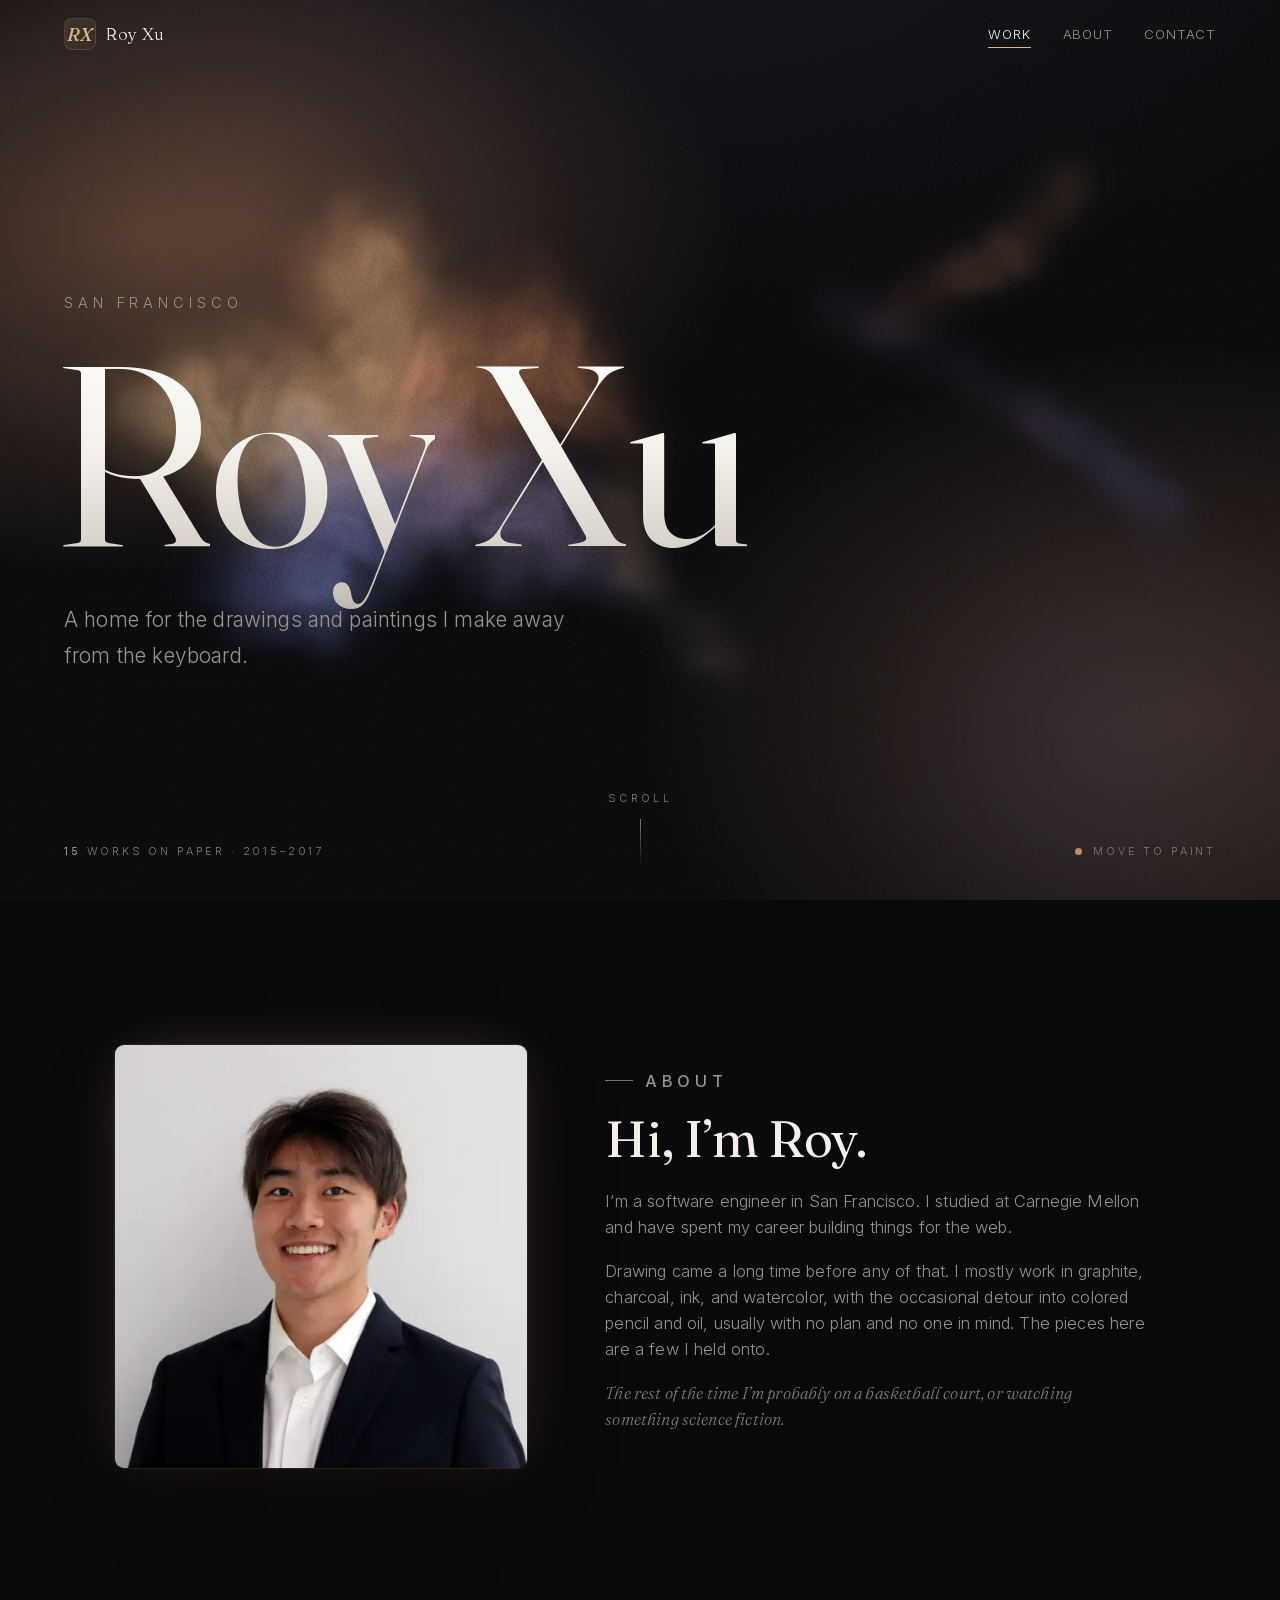
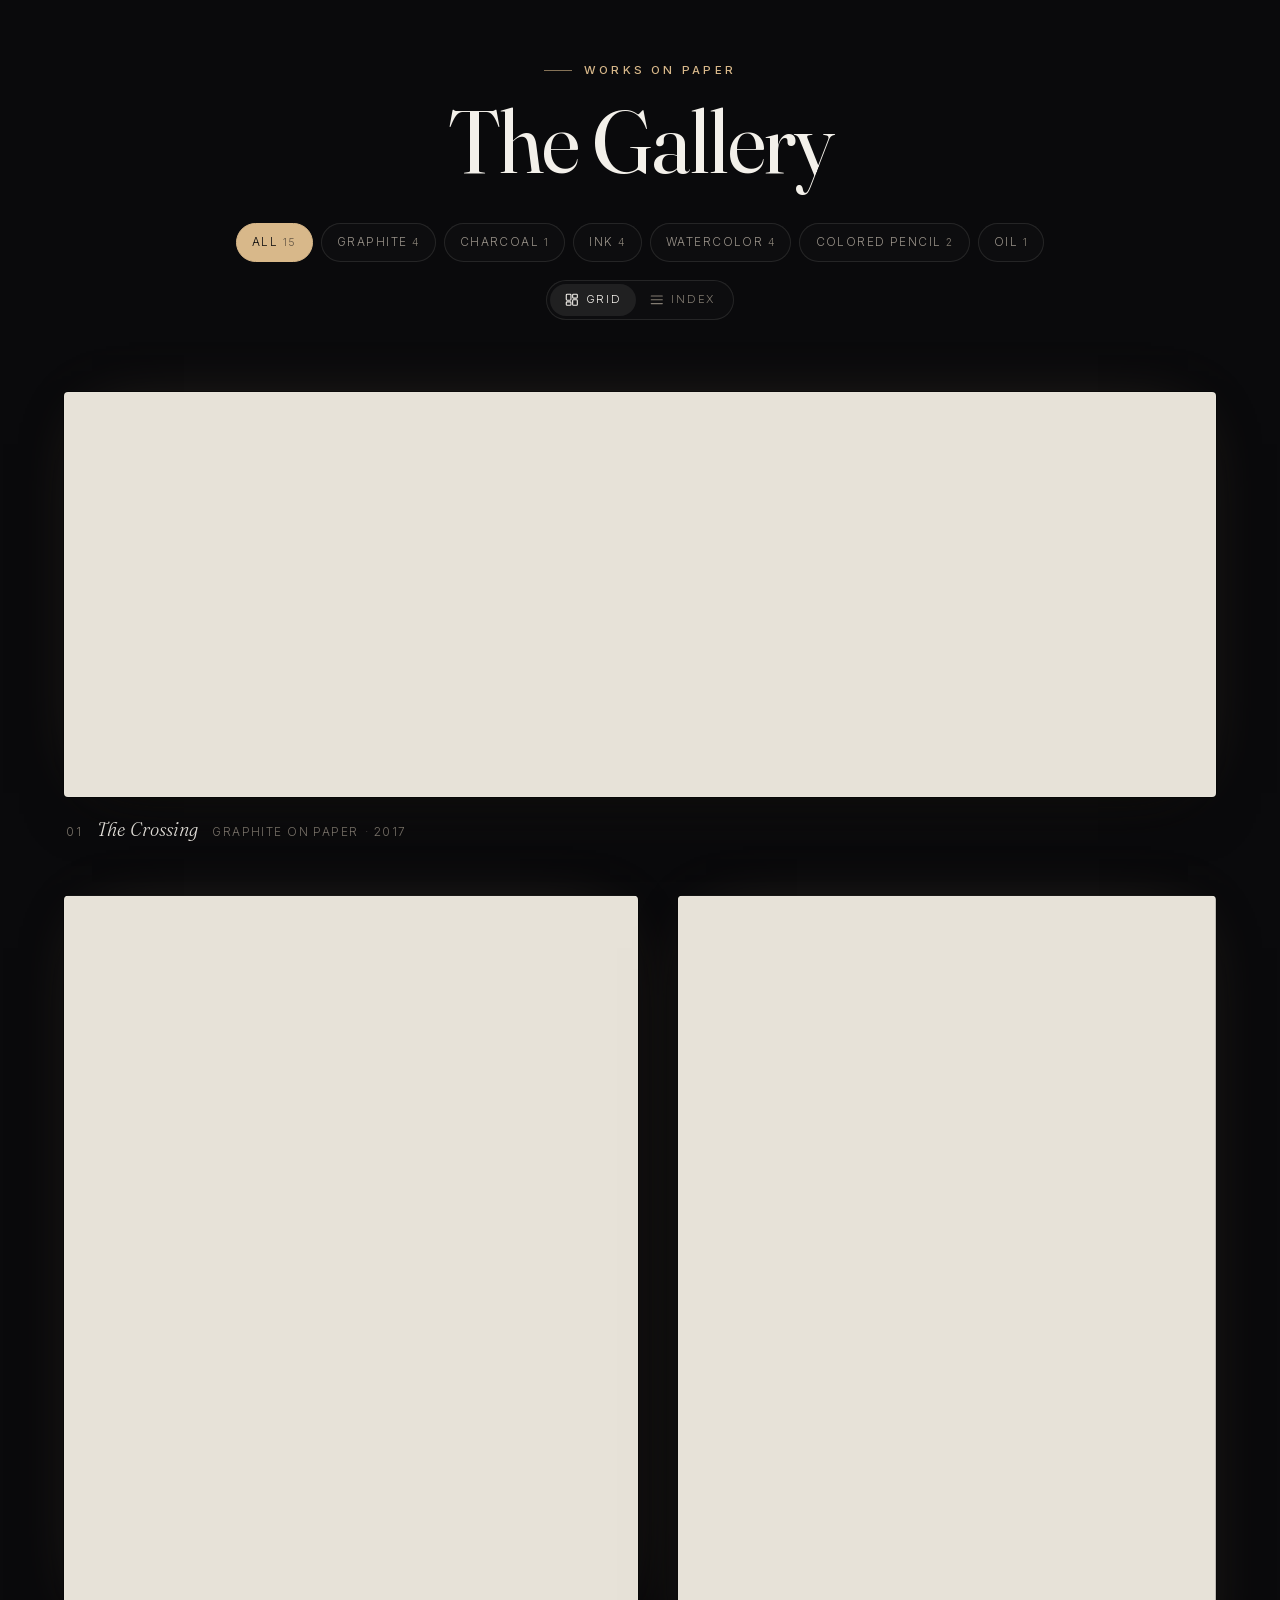
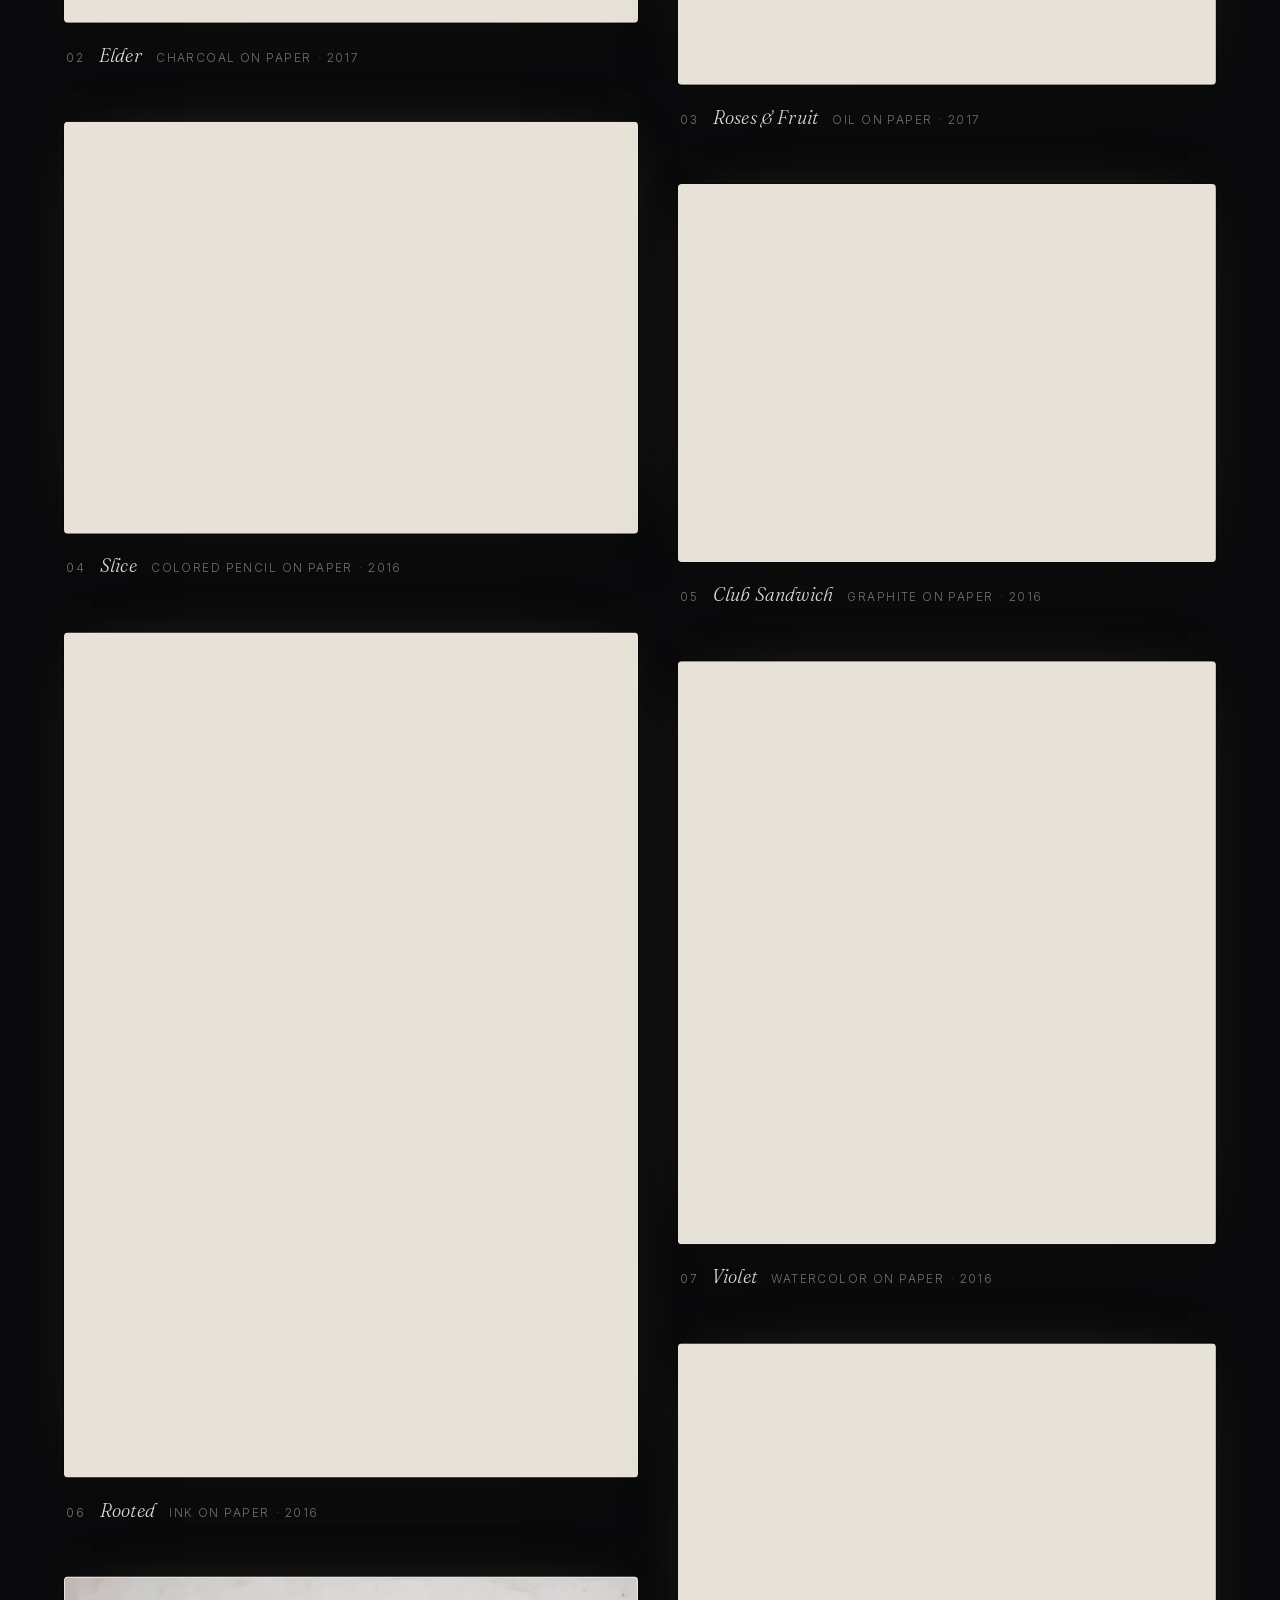
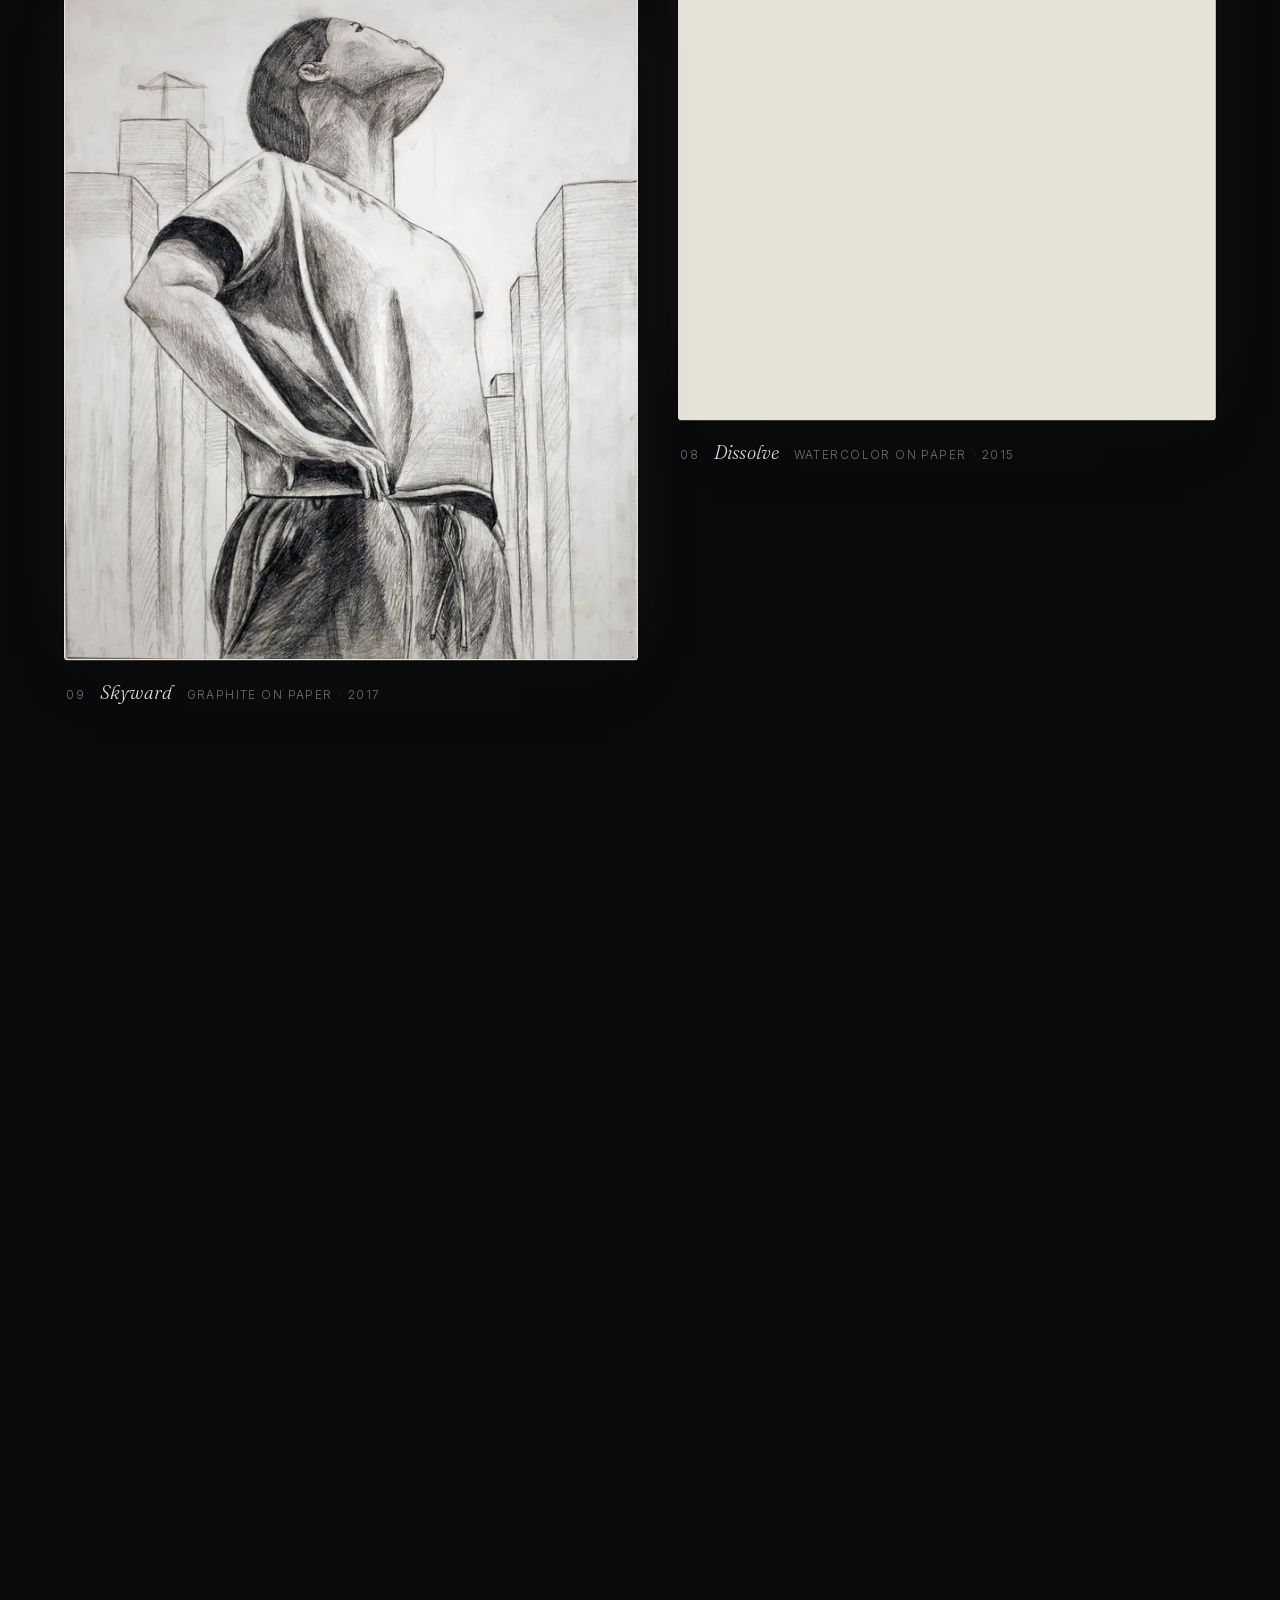
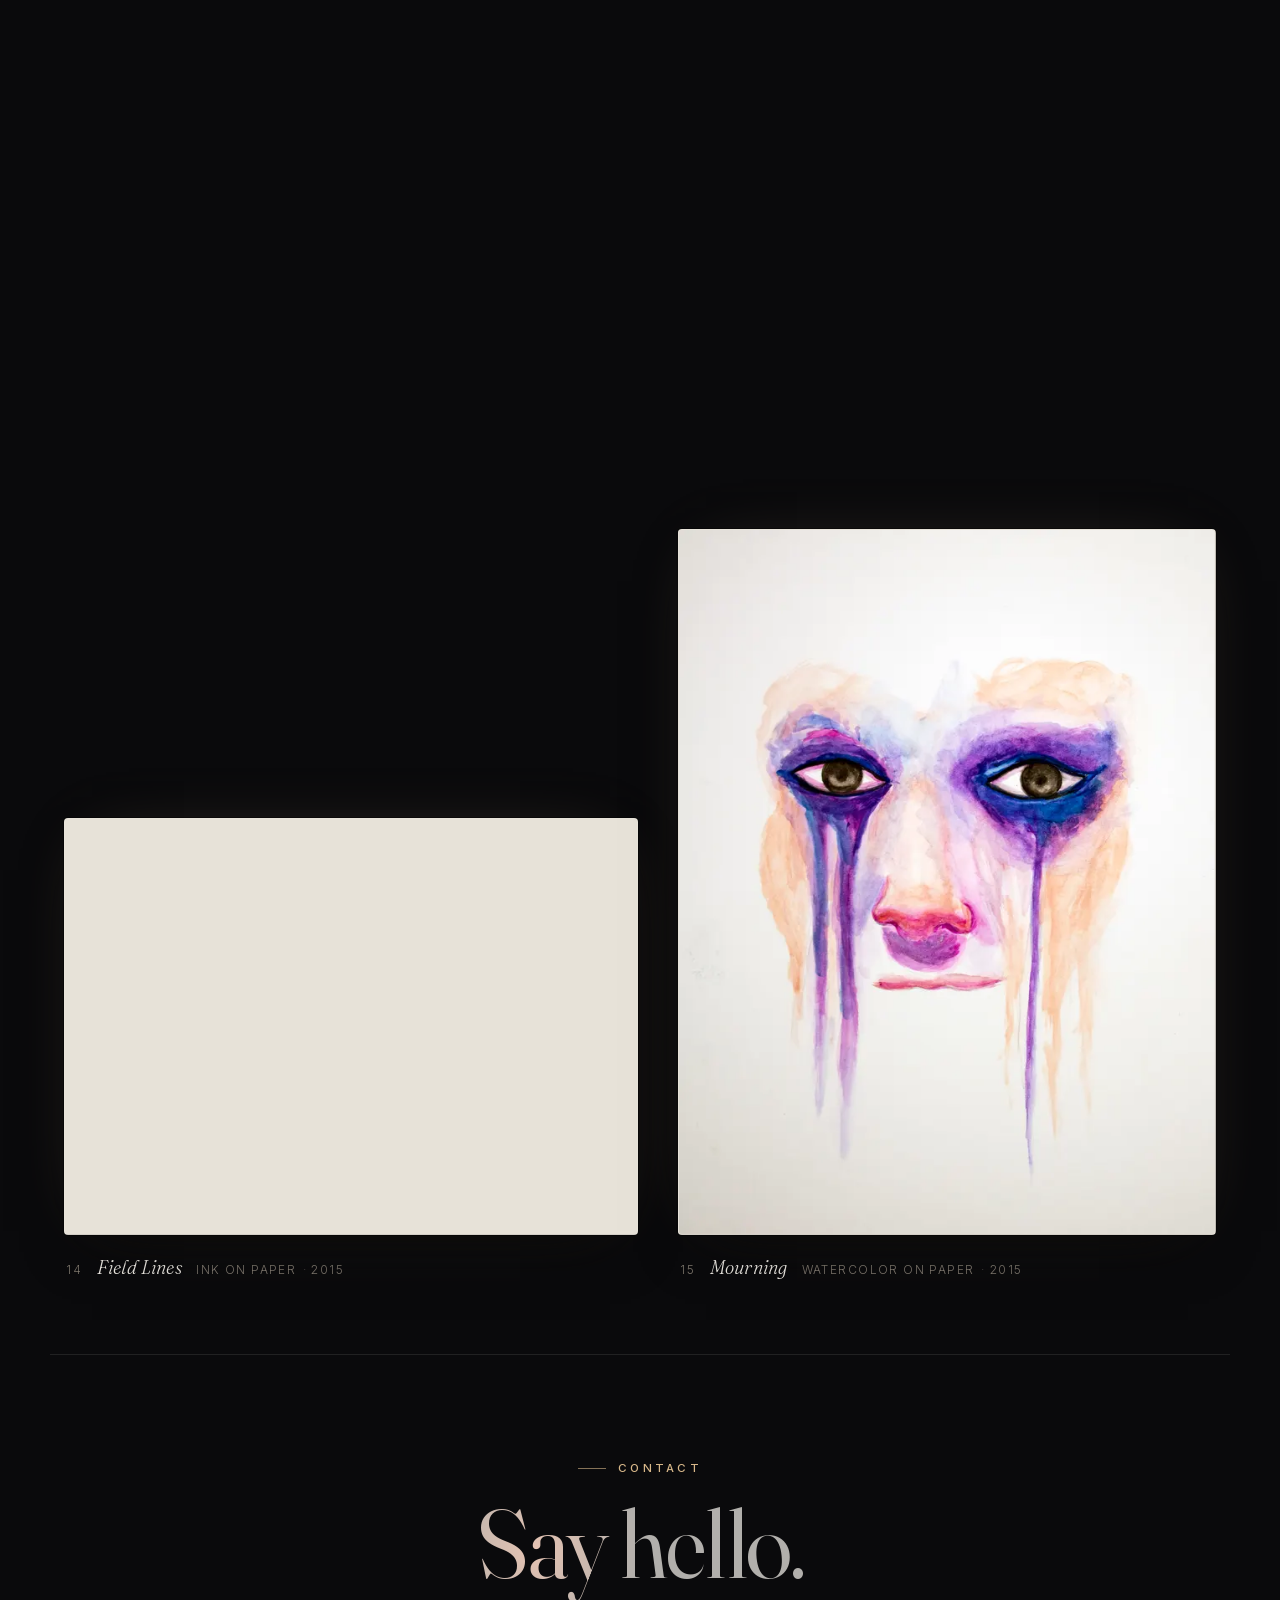
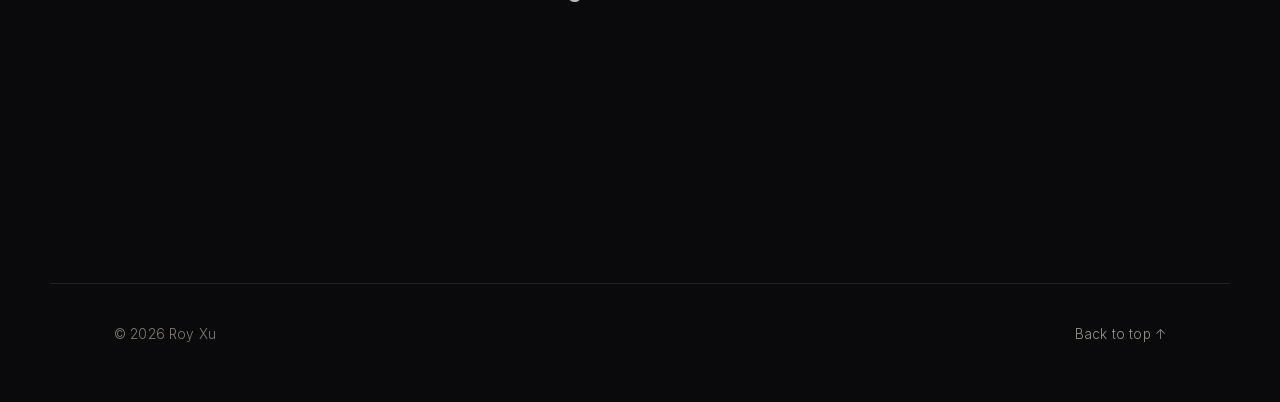
<file: index.html>
<!doctype html>
<html lang="en">
<head>
  <meta charset="utf-8">
  <meta name="viewport" content="width=device-width, initial-scale=1">
  <title>Roy Xu</title>
  <meta name="description" content="Drawings and paintings by Roy Xu, in graphite, charcoal, ink, watercolor, colored pencil, and oil.">
  <meta name="theme-color" content="#0a0a0c">
  <link rel="canonical" href="https://royxuhan.github.io/">

  <!-- Open Graph -->
  <meta property="og:title" content="Roy Xu">
  <meta property="og:description" content="Drawings and paintings by Roy Xu, in graphite, charcoal, ink, watercolor, colored pencil, and oil.">
  <meta property="og:type" content="website">
  <meta property="og:url" content="https://royxuhan.github.io/">
  <meta property="og:image" content="https://royxuhan.github.io/assets/img/og.jpg">
  <meta property="og:image:width" content="1200">
  <meta property="og:image:height" content="630">

  <!-- Twitter -->
  <meta name="twitter:card" content="summary_large_image">
  <meta name="twitter:title" content="Roy Xu">
  <meta name="twitter:description" content="Drawings and paintings by Roy Xu, in graphite, charcoal, ink, watercolor, colored pencil, and oil.">
  <meta name="twitter:image" content="https://royxuhan.github.io/assets/img/og.jpg">

  <link rel="icon" href="favicon.svg" type="image/svg+xml">
  <link rel="apple-touch-icon" href="assets/apple-touch-icon.png">

  <link rel="preload" href="assets/fonts/fraunces.woff2" as="font" type="font/woff2" crossorigin>
  <link rel="preload" href="assets/fonts/inter.woff2" as="font" type="font/woff2" crossorigin>

  <script>document.documentElement.classList.add('js');</script>
  <link rel="stylesheet" href="assets/css/style.css">
</head>
<body>
  <!-- ambient background -->
  <div class="bg" aria-hidden="true">
    <div class="bg__tint"></div>
    <div class="bg__glows">
      <div class="bg__glow bg__glow--1"></div>
      <div class="bg__glow bg__glow--2"></div>
    </div>
    <div class="bg__grain"></div>
  </div>

  <div class="progress" aria-hidden="true"><span class="progress__bar"></span></div>

  <a class="skip" href="#work">Skip to gallery</a>

  <!-- nav -->
  <header class="nav" id="nav">
    <a class="nav__brand" href="#top">
      <span class="nav__mark" aria-hidden="true">RX</span>
      <span class="nav__name">Roy Xu</span>
    </a>
    <nav class="nav__links" aria-label="Primary">
      <a href="#work"><span class="roll" data-text="Work">Work</span></a>
      <a href="#about"><span class="roll" data-text="About">About</span></a>
      <a href="#contact"><span class="roll" data-text="Contact">Contact</span></a>
    </nav>
  </header>

  <main id="top">
    <!-- hero -->
    <section class="hero" id="hero">
      <canvas class="hero__ink" aria-hidden="true"></canvas>
      <div class="hero__inner">
        <p class="hero__kicker">San Francisco</p>
        <h1 class="hero__name" data-weave>Roy&nbsp;Xu</h1>
        <p class="hero__line">A home for the drawings and paintings I make away from the keyboard.</p>
      </div>
      <div class="hero__foot">
        <span class="hero__meta"><span class="hero__count">15</span> works on paper · 2015–2017</span>
        <a class="hero__scroll" href="#about" aria-label="Scroll to about">
          <span class="hero__scroll-text">Scroll</span>
          <span class="hero__scroll-line"></span>
        </a>
        <span class="hero__hint" aria-hidden="true"><span class="hero__hint-dot"></span><span class="hero__hint-text">Move to paint</span></span>
      </div>
    </section>

    <!-- about -->
    <section class="about" id="about">
      <div class="about__grid">
        <div class="about__photo reveal">
          <div class="about__frame">
            <img src="assets/img/profile-480.webp" srcset="assets/img/profile-480.webp 480w, assets/img/profile-960.webp 960w" sizes="(max-width: 860px) 340px, 420px" alt="Portrait of Roy Xu" width="975" height="1000" loading="lazy" decoding="async">
          </div>
        </div>
        <div class="about__text">
          <p class="label reveal">About</p>
          <h2 class="about__title reveal">Hi, I’m Roy.</h2>
          <p class="reveal">I’m a software engineer in San Francisco. I studied at Carnegie Mellon and have spent my career building things for the web.</p>
          <p class="reveal">Drawing came a long time before any of that. I mostly work in graphite, charcoal, ink, and watercolor, with the occasional detour into colored pencil and oil, usually with no plan and no one in mind. The pieces here are a few I held onto.</p>
          <p class="reveal about__aside">The rest of the time I’m probably on a basketball court, or watching something science fiction.</p>
        </div>
      </div>
    </section>


    <!-- gallery -->
    <section class="work" id="work">
      <div class="work__head">
        <p class="label reveal">Works on paper</p>
        <h2 class="work__title reveal" data-weave>The Gallery</h2>
        <div class="work__tools reveal">
        <div class="filters" role="group" aria-label="Filter by medium">
          <button class="filters__btn is-active" type="button" data-filter="all" aria-pressed="true">All</button>
          <button class="filters__btn" type="button" data-filter="graphite" aria-pressed="false">Graphite</button>
          <button class="filters__btn" type="button" data-filter="charcoal" aria-pressed="false">Charcoal</button>
          <button class="filters__btn" type="button" data-filter="ink" aria-pressed="false">Ink</button>
          <button class="filters__btn" type="button" data-filter="watercolor" aria-pressed="false">Watercolor</button>
          <button class="filters__btn" type="button" data-filter="pencil" aria-pressed="false">Colored pencil</button>
          <button class="filters__btn" type="button" data-filter="oil" aria-pressed="false">Oil</button>
        </div>
        <div class="views" role="group" aria-label="Layout">
          <button class="views__btn is-active" type="button" data-view="grid" aria-pressed="true">
            <svg viewBox="0 0 16 16" aria-hidden="true" focusable="false"><rect x="1.5" y="1.5" width="5.5" height="7" rx="1"/><rect x="9" y="1.5" width="5.5" height="4.5" rx="1"/><rect x="1.5" y="10.5" width="5.5" height="4" rx="1"/><rect x="9" y="8" width="5.5" height="6.5" rx="1"/></svg>
            <span>Grid</span>
          </button>
          <button class="views__btn" type="button" data-view="index" aria-pressed="false">
            <svg viewBox="0 0 16 16" aria-hidden="true" focusable="false"><path d="M1.5 3.5h13M1.5 8h13M1.5 12.5h13"/></svg>
            <span>Index</span>
          </button>
        </div>
        </div>
      </div>

      <ol class="gallery" aria-label="Gallery">
          <li class="gallery__item gallery__item--wide" data-tags="graphite">
            <figure class="art reveal" data-full="assets/img/art/web/1-full.webp" data-tone="#cfcec7">
              <button class="art__open" type="button" aria-label="View “The Crossing” enlarged">
                <span class="art__frame">
                  <img src="assets/img/art/web/1-1200.webp" srcset="assets/img/art/web/1-400.webp 400w, assets/img/art/web/1-640.webp 640w, assets/img/art/web/1-1200.webp 1200w, assets/img/art/web/1-full.webp 2600w" sizes="(max-width: 1280px) 90vw, 1180px" alt="Graphite drawing of a busy city street with pedestrians crossing among European-style buildings" width="2600" height="913" loading="lazy" decoding="async">
                </span>
              </button>
              <figcaption class="art__cap"><span class="art__i">01</span><span class="art__t">The Crossing</span><span class="art__m">Graphite on paper</span><span class="art__y">2017</span></figcaption>
            </figure>
          </li>

          <li class="gallery__item" data-tags="charcoal">
            <figure class="art reveal" data-full="assets/img/art/web/2-full.webp" data-tone="#a8a6a4">
              <button class="art__open" type="button" aria-label="View “Elder” enlarged">
                <span class="art__frame">
                  <img src="assets/img/art/web/2-640.webp" srcset="assets/img/art/web/2-400.webp 400w, assets/img/art/web/2-640.webp 640w, assets/img/art/web/2-1200.webp 1200w, assets/img/art/web/2-full.webp 1872w" sizes="(max-width: 620px) 90vw, (max-width: 1280px) 45vw, 570px" alt="Charcoal portrait of an older woman with weathered features and long hair" width="1872" height="2376" loading="lazy" decoding="async">
                </span>
              </button>
              <figcaption class="art__cap"><span class="art__i">02</span><span class="art__t">Elder</span><span class="art__m">Charcoal on paper</span><span class="art__y">2017</span></figcaption>
            </figure>
          </li>

          <li class="gallery__item" data-tags="oil">
            <figure class="art reveal" data-full="assets/img/art/web/3-full.webp" data-tone="#be8645">
              <button class="art__open" type="button" aria-label="View “Roses and Fruit” enlarged">
                <span class="art__frame">
                  <img src="assets/img/art/web/3-640.webp" srcset="assets/img/art/web/3-400.webp 400w, assets/img/art/web/3-640.webp 640w, assets/img/art/web/3-1200.webp 1200w, assets/img/art/web/3-full.webp 1771w" sizes="(max-width: 620px) 90vw, (max-width: 1280px) 45vw, 570px" alt="Vibrant still-life painting of roses, fruit, and a glass of wine on a bright tablecloth" width="1771" height="2600" loading="lazy" decoding="async">
                </span>
              </button>
              <figcaption class="art__cap"><span class="art__i">03</span><span class="art__t">Roses &amp; Fruit</span><span class="art__m">Oil on paper</span><span class="art__y">2017</span></figcaption>
            </figure>
          </li>

          <li class="gallery__item" data-tags="pencil">
            <figure class="art reveal" data-full="assets/img/art/web/7-full.webp" data-tone="#b96940">
              <button class="art__open" type="button" aria-label="View “Slice” enlarged">
                <span class="art__frame">
                  <img src="assets/img/art/web/7-640.webp" srcset="assets/img/art/web/7-400.webp 400w, assets/img/art/web/7-640.webp 640w, assets/img/art/web/7-1200.webp 1200w, assets/img/art/web/7-full.webp 2600w" sizes="(max-width: 620px) 90vw, (max-width: 1280px) 45vw, 570px" alt="Colored-pencil drawing of a loaded pizza with one slice pulled away" width="2600" height="1865" loading="lazy" decoding="async">
                </span>
              </button>
              <figcaption class="art__cap"><span class="art__i">04</span><span class="art__t">Slice</span><span class="art__m">Colored pencil on paper</span><span class="art__y">2016</span></figcaption>
            </figure>
          </li>

          <li class="gallery__item" data-tags="graphite">
            <figure class="art reveal" data-full="assets/img/art/web/6-full.webp" data-tone="#b6b5b5">
              <button class="art__open" type="button" aria-label="View “Club Sandwich” enlarged">
                <span class="art__frame">
                  <img src="assets/img/art/web/6-640.webp" srcset="assets/img/art/web/6-400.webp 400w, assets/img/art/web/6-640.webp 640w, assets/img/art/web/6-1200.webp 1200w, assets/img/art/web/6-full.webp 2600w" sizes="(max-width: 620px) 90vw, (max-width: 1280px) 45vw, 570px" alt="Detailed graphite drawing of a club sandwich on a plate" width="2600" height="1826" loading="lazy" decoding="async">
                </span>
              </button>
              <figcaption class="art__cap"><span class="art__i">05</span><span class="art__t">Club Sandwich</span><span class="art__m">Graphite on paper</span><span class="art__y">2016</span></figcaption>
            </figure>
          </li>

          <li class="gallery__item" data-tags="ink">
            <figure class="art reveal" data-full="assets/img/art/web/10-full.webp" data-tone="#c6c6c6">
              <button class="art__open" type="button" aria-label="View “Rooted” enlarged">
                <span class="art__frame">
                  <img src="assets/img/art/web/10-640.webp" srcset="assets/img/art/web/10-400.webp 400w, assets/img/art/web/10-640.webp 640w, assets/img/art/web/10-1200.webp 1200w, assets/img/art/web/10-full.webp 1762w" sizes="(max-width: 620px) 90vw, (max-width: 1280px) 45vw, 570px" alt="Ink drawing of a person's silhouette filled with bare branches" width="1762" height="2600" loading="lazy" decoding="async">
                </span>
              </button>
              <figcaption class="art__cap"><span class="art__i">06</span><span class="art__t">Rooted</span><span class="art__m">Ink on paper</span><span class="art__y">2016</span></figcaption>
            </figure>
          </li>

          <li class="gallery__item" data-tags="watercolor">
            <figure class="art reveal" data-full="assets/img/art/web/13-full.webp" data-tone="#df8d73">
              <button class="art__open" type="button" aria-label="View “Violet” enlarged">
                <span class="art__frame">
                  <img src="assets/img/art/web/13-640.webp" srcset="assets/img/art/web/13-400.webp 400w, assets/img/art/web/13-640.webp 640w, assets/img/art/web/13-1200.webp 1200w, assets/img/art/web/13-full.webp 2399w" sizes="(max-width: 620px) 90vw, (max-width: 1280px) 45vw, 570px" alt="Watercolor portrait with a bruised violet eye and warm skin tones" width="2399" height="2600" loading="lazy" decoding="async">
                </span>
              </button>
              <figcaption class="art__cap"><span class="art__i">07</span><span class="art__t">Violet</span><span class="art__m">Watercolor on paper</span><span class="art__y">2016</span></figcaption>
            </figure>
          </li>

          <li class="gallery__item" data-tags="watercolor">
            <figure class="art reveal" data-full="assets/img/art/web/12-full.webp" data-tone="#837e87">
              <button class="art__open" type="button" aria-label="View “Dissolve” enlarged">
                <span class="art__frame">
                  <img src="assets/img/art/web/12-640.webp" srcset="assets/img/art/web/12-400.webp 400w, assets/img/art/web/12-640.webp 640w, assets/img/art/web/12-1200.webp 1200w, assets/img/art/web/12-full.webp 2065w" sizes="(max-width: 620px) 90vw, (max-width: 1280px) 45vw, 570px" alt="Expressive watercolor face with dripping blue, purple, and yellow pigment" width="2065" height="2600" loading="lazy" decoding="async">
                </span>
              </button>
              <figcaption class="art__cap"><span class="art__i">08</span><span class="art__t">Dissolve</span><span class="art__m">Watercolor on paper</span><span class="art__y">2015</span></figcaption>
            </figure>
          </li>

          <li class="gallery__item" data-tags="graphite">
            <figure class="art reveal" data-full="assets/img/art/web/5-full.webp" data-tone="#bab8b5">
              <button class="art__open" type="button" aria-label="View “Skyward” enlarged">
                <span class="art__frame">
                  <img src="assets/img/art/web/5-640.webp" srcset="assets/img/art/web/5-400.webp 400w, assets/img/art/web/5-640.webp 640w, assets/img/art/web/5-1200.webp 1200w, assets/img/art/web/5-full.webp 2178w" sizes="(max-width: 620px) 90vw, (max-width: 1280px) 45vw, 570px" alt="Graphite drawing of a figure gazing upward against a backdrop of city towers" width="2178" height="2600" loading="lazy" decoding="async">
                </span>
              </button>
              <figcaption class="art__cap"><span class="art__i">09</span><span class="art__t">Skyward</span><span class="art__m">Graphite on paper</span><span class="art__y">2017</span></figcaption>
            </figure>
          </li>

          <li class="gallery__item" data-tags="graphite">
            <figure class="art reveal" data-full="assets/img/art/web/4-full.webp" data-tone="#8a8982">
              <button class="art__open" type="button" aria-label="View “Teapot” enlarged">
                <span class="art__frame">
                  <img src="assets/img/art/web/4-640.webp" srcset="assets/img/art/web/4-400.webp 400w, assets/img/art/web/4-640.webp 640w, assets/img/art/web/4-1200.webp 1200w, assets/img/art/web/4-full.webp 1837w" sizes="(max-width: 620px) 90vw, (max-width: 1280px) 45vw, 570px" alt="Graphite still life of a ceramic teapot resting on draped cloth" width="1837" height="2600" loading="lazy" decoding="async">
                </span>
              </button>
              <figcaption class="art__cap"><span class="art__i">10</span><span class="art__t">Teapot</span><span class="art__m">Graphite on paper</span><span class="art__y">2016</span></figcaption>
            </figure>
          </li>

          <li class="gallery__item" data-tags="watercolor">
            <figure class="art reveal" data-full="assets/img/art/web/14-full.webp" data-tone="#bba8a7">
              <button class="art__open" type="button" aria-label="View “Rouge” enlarged">
                <span class="art__frame">
                  <img src="assets/img/art/web/14-640.webp" srcset="assets/img/art/web/14-400.webp 400w, assets/img/art/web/14-640.webp 640w, assets/img/art/web/14-1200.webp 1200w, assets/img/art/web/14-full.webp 2290w" sizes="(max-width: 620px) 90vw, (max-width: 1280px) 45vw, 570px" alt="Watercolor portrait of a face with red lips and a hand raised to the mouth" width="2290" height="2600" loading="lazy" decoding="async">
                </span>
              </button>
              <figcaption class="art__cap"><span class="art__i">11</span><span class="art__t">Rouge</span><span class="art__m">Watercolor on paper</span><span class="art__y">2015</span></figcaption>
            </figure>
          </li>

          <li class="gallery__item" data-tags="pencil ink">
            <figure class="art reveal" data-full="assets/img/art/web/8-full.webp" data-tone="#998163">
              <button class="art__open" type="button" aria-label="View “Wildcard” enlarged">
                <span class="art__frame">
                  <img src="assets/img/art/web/8-640.webp" srcset="assets/img/art/web/8-400.webp 400w, assets/img/art/web/8-640.webp 640w, assets/img/art/web/8-full.webp 842w" sizes="(max-width: 620px) 90vw, (max-width: 1280px) 45vw, 570px" alt="Colorful abstract collage with a cubist face, a joker card, and geometric shapes" width="842" height="1018" loading="lazy" decoding="async">
                </span>
              </button>
              <figcaption class="art__cap"><span class="art__i">12</span><span class="art__t">Wildcard</span><span class="art__m">Colored pencil &amp; ink on paper</span><span class="art__y">2015</span></figcaption>
            </figure>
          </li>

          <li class="gallery__item" data-tags="ink">
            <figure class="art reveal" data-full="assets/img/art/web/9-full.webp" data-tone="#c8c7c4">
              <button class="art__open" type="button" aria-label="View “Migration” enlarged">
                <span class="art__frame">
                  <img src="assets/img/art/web/9-640.webp" srcset="assets/img/art/web/9-400.webp 400w, assets/img/art/web/9-640.webp 640w, assets/img/art/web/9-1200.webp 1200w, assets/img/art/web/9-full.webp 1838w" sizes="(max-width: 620px) 90vw, (max-width: 1280px) 45vw, 570px" alt="Ink drawing of a tree whose branches form the shape of a bird in flight" width="1838" height="2600" loading="lazy" decoding="async">
                </span>
              </button>
              <figcaption class="art__cap"><span class="art__i">13</span><span class="art__t">Migration</span><span class="art__m">Ink on paper</span><span class="art__y">2016</span></figcaption>
            </figure>
          </li>

          <li class="gallery__item" data-tags="ink">
            <figure class="art reveal" data-full="assets/img/art/web/11-full.webp" data-tone="#b1aeac">
              <button class="art__open" type="button" aria-label="View “Field Lines” enlarged">
                <span class="art__frame">
                  <img src="assets/img/art/web/11-640.webp" srcset="assets/img/art/web/11-400.webp 400w, assets/img/art/web/11-640.webp 640w, assets/img/art/web/11-full.webp 729w" sizes="(max-width: 620px) 90vw, (max-width: 1280px) 45vw, 570px" alt="Abstract ink drawing of intersecting lines, dots, and radiating bursts" width="729" height="530" loading="lazy" decoding="async">
                </span>
              </button>
              <figcaption class="art__cap"><span class="art__i">14</span><span class="art__t">Field Lines</span><span class="art__m">Ink on paper</span><span class="art__y">2015</span></figcaption>
            </figure>
          </li>

          <li class="gallery__item" data-tags="watercolor">
            <figure class="art reveal" data-full="assets/img/art/web/15-full.webp" data-tone="#ad84b6">
              <button class="art__open" type="button" aria-label="View “Mourning” enlarged">
                <span class="art__frame">
                  <img src="assets/img/art/web/15-640.webp" srcset="assets/img/art/web/15-400.webp 400w, assets/img/art/web/15-640.webp 640w, assets/img/art/web/15-1200.webp 1200w, assets/img/art/web/15-full.webp 1978w" sizes="(max-width: 620px) 90vw, (max-width: 1280px) 45vw, 570px" alt="Watercolor face with violet tears streaming from both eyes" width="1978" height="2600" loading="lazy" decoding="async">
                </span>
              </button>
              <figcaption class="art__cap"><span class="art__i">15</span><span class="art__t">Mourning</span><span class="art__m">Watercolor on paper</span><span class="art__y">2015</span></figcaption>
            </figure>
          </li>
      </ol>
      <div class="index" hidden>
        <ol class="index__list" aria-label="Index of works"></ol>
        <div class="index__preview" aria-hidden="true"></div>
      </div>
      <p class="gallery__status" role="status" aria-live="polite"></p>
    </section>

    <!-- contact -->
    <section class="contact" id="contact">
      <p class="label reveal">Contact</p>
      <h2 class="contact__title reveal">Say hello.</h2>
      <div class="contact__email-row reveal">
        <a class="contact__email" href="mailto:royxuhan@gmail.com">
          <svg class="ico" viewBox="0 0 24 24" fill="none" stroke="currentColor" stroke-width="1.6" stroke-linecap="round" stroke-linejoin="round" aria-hidden="true" focusable="false"><rect x="2" y="4" width="20" height="16" rx="2"/><path d="m2 6 10 7 10-7"/></svg>
          <span>royxuhan@gmail.com</span>
        </a>
        <button class="contact__copy" type="button" aria-label="Copy email address" data-copy="royxuhan@gmail.com">
          <svg class="ico ico--copy" viewBox="0 0 24 24" fill="none" stroke="currentColor" stroke-width="1.6" stroke-linecap="round" stroke-linejoin="round" aria-hidden="true" focusable="false"><rect x="9" y="9" width="13" height="13" rx="2"/><path d="M5 15H4a2 2 0 0 1-2-2V4a2 2 0 0 1 2-2h9a2 2 0 0 1 2 2v1"/></svg>
          <svg class="ico ico--check" viewBox="0 0 24 24" fill="none" stroke="currentColor" stroke-width="2" stroke-linecap="round" stroke-linejoin="round" aria-hidden="true" focusable="false"><path d="M20 6 9 17l-5-5"/></svg>
        </button>
      </div>
      <ul class="contact__socials reveal">
        <li><a href="https://www.linkedin.com/in/royxu1029/" target="_blank" rel="noopener noreferrer">
          <svg class="ico" viewBox="0 0 24 24" fill="currentColor" aria-hidden="true" focusable="false"><path d="M20.447 20.452h-3.554v-5.569c0-1.328-.027-3.037-1.852-3.037-1.853 0-2.136 1.445-2.136 2.939v5.667H9.351V9h3.414v1.561h.046c.477-.9 1.637-1.85 3.37-1.85 3.601 0 4.267 2.37 4.267 5.455v6.286zM5.337 7.433a2.062 2.062 0 0 1-2.063-2.065 2.064 2.064 0 1 1 2.063 2.065zm1.782 13.019H3.555V9h3.564v11.452zM22.225 0H1.771C.792 0 0 .774 0 1.729v20.542C0 23.227.792 24 1.771 24h20.451C23.2 24 24 23.227 24 22.271V1.729C24 .774 23.2 0 22.225 0z"/></svg>
          <span>LinkedIn</span></a></li>
        <li><a href="https://github.com/royxuhan" target="_blank" rel="noopener noreferrer">
          <svg class="ico" viewBox="0 0 24 24" fill="currentColor" aria-hidden="true" focusable="false"><path d="M12 .297c-6.63 0-12 5.373-12 12 0 5.303 3.438 9.8 8.205 11.385.6.113.82-.258.82-.577 0-.285-.01-1.04-.015-2.04-3.338.724-4.042-1.61-4.042-1.61C4.422 18.07 3.633 17.7 3.633 17.7c-1.087-.744.084-.729.084-.729 1.205.084 1.838 1.236 1.838 1.236 1.07 1.835 2.809 1.305 3.495.998.108-.776.417-1.305.76-1.605-2.665-.3-5.466-1.332-5.466-5.93 0-1.31.465-2.38 1.235-3.22-.135-.303-.54-1.523.105-3.176 0 0 1.005-.322 3.3 1.23.96-.267 1.98-.399 3-.405 1.02.006 2.04.138 3 .405 2.28-1.552 3.285-1.23 3.285-1.23.645 1.653.24 2.873.12 3.176.765.84 1.23 1.91 1.23 3.22 0 4.61-2.805 5.625-5.475 5.92.42.36.81 1.096.81 2.22 0 1.606-.015 2.896-.015 3.286 0 .315.21.69.825.57C20.565 22.092 24 17.592 24 12.297c0-6.627-5.373-12-12-12"/></svg>
          <span>GitHub</span></a></li>
        <li><a href="https://instagram.com/royhxu" target="_blank" rel="noopener noreferrer">
          <svg class="ico" viewBox="0 0 24 24" fill="currentColor" aria-hidden="true" focusable="false"><path d="M12 2.163c3.204 0 3.584.012 4.85.07 3.252.148 4.771 1.691 4.919 4.919.058 1.265.069 1.645.069 4.849 0 3.205-.012 3.584-.069 4.849-.149 3.225-1.664 4.771-4.919 4.919-1.266.058-1.644.07-4.85.07-3.204 0-3.584-.012-4.849-.07-3.26-.149-4.771-1.699-4.919-4.92-.058-1.265-.07-1.644-.07-4.849 0-3.204.013-3.583.07-4.849.149-3.227 1.664-4.771 4.919-4.919 1.266-.057 1.645-.069 4.849-.069zM12 0C8.741 0 8.333.014 7.053.072 2.695.272.273 2.69.073 7.052.014 8.333 0 8.741 0 12c0 3.259.014 3.668.072 4.948.2 4.358 2.618 6.78 6.98 6.98C8.333 23.986 8.741 24 12 24c3.259 0 3.668-.014 4.948-.072 4.354-.2 6.782-2.618 6.979-6.98.059-1.28.073-1.689.073-4.948 0-3.259-.014-3.667-.072-4.947-.196-4.354-2.617-6.78-6.979-6.98C15.668.014 15.259 0 12 0zm0 5.838a6.162 6.162 0 1 0 0 12.324 6.162 6.162 0 0 0 0-12.324zM12 16a4 4 0 1 1 0-8 4 4 0 0 1 0 8zm6.406-11.845a1.44 1.44 0 1 0 0 2.881 1.44 1.44 0 0 0 0-2.881z"/></svg>
          <span>Instagram</span></a></li>
      </ul>
    </section>
  </main>


  <footer class="foot">
    <span>© <span id="year">2026</span> Roy Xu</span>
    <a class="foot__top" href="#top"><span class="roll" data-text="Back to top ↑">Back to top ↑</span></a>
  </footer>

  <!-- lightbox -->
  <div class="lb" id="lightbox" aria-hidden="true" role="dialog" aria-modal="true" aria-label="Artwork viewer">
    <div class="lb__backdrop" aria-hidden="true"><img class="lb__ambient" alt=""></div>
    <div class="lb__viewport">
      <div class="lb__frame"><img class="lb__img" alt="" draggable="false"></div>
    </div>
    <div class="lb__bar">
      <p class="lb__cap"><span class="lb__i"></span><span class="lb__t"></span><span class="lb__m"></span><span class="lb__y"></span></p>
      <p class="lb__meta"><span class="lb__count"></span><span class="lb__hint"></span></p>
    </div>
    <button class="lb__close" type="button" aria-label="Close viewer">
      <svg viewBox="0 0 24 24" fill="none" stroke="currentColor" stroke-width="1.6" stroke-linecap="round" aria-hidden="true" focusable="false"><path d="M6 6l12 12M18 6 6 18"/></svg>
    </button>
    <button class="lb__nav lb__nav--prev" type="button" aria-label="Previous work">
      <svg viewBox="0 0 24 24" fill="none" stroke="currentColor" stroke-width="1.6" stroke-linecap="round" stroke-linejoin="round" aria-hidden="true" focusable="false"><path d="M15 5l-7 7 7 7"/></svg>
    </button>
    <button class="lb__nav lb__nav--next" type="button" aria-label="Next work">
      <svg viewBox="0 0 24 24" fill="none" stroke="currentColor" stroke-width="1.6" stroke-linecap="round" stroke-linejoin="round" aria-hidden="true" focusable="false"><path d="M9 5l7 7-7 7"/></svg>
    </button>
  </div>

  <!-- custom cursor -->
  <div class="cursor-ring" aria-hidden="true"><span class="cursor-label">View</span></div>
  <div class="cursor-dot" aria-hidden="true"></div>

  <script src="assets/js/main.js" defer></script>
</body>
</html>
</file>
<file: assets/css/style.css>
/* =========================================================
   Roy Xu — Cinematic Dark Gallery
   ========================================================= */

/* self-hosted, subset to Latin and trimmed to the weights in use */
@font-face {
  font-family: "Fraunces"; font-style: normal; font-weight: 300 900; font-display: swap;
  src: url("../fonts/fraunces.woff2") format("woff2");
}
@font-face {
  font-family: "Fraunces"; font-style: italic; font-weight: 300 500; font-display: swap;
  src: url("../fonts/fraunces-italic.woff2") format("woff2");
}
@font-face {
  font-family: "Inter"; font-style: normal; font-weight: 300 600; font-display: swap;
  src: url("../fonts/inter.woff2") format("woff2");
}

@property --tone {
  syntax: "<color>";
  inherits: true;
  initial-value: #c98a6a;
}

:root {
  --bg:        #0a0a0c;
  --bg-2:      #0e0e11;
  --ink:       #f3f0ea;   /* warm white text */
  --muted:     #9a938a;   /* muted body */
  --faint:     #837c72;   /* fainter labels */
  --line:      rgba(243, 240, 234, 0.10);
  --accent:    #d8b88a;   /* warm sand */
  --accent-2:  #c98a6a;   /* warm terracotta glow */

  --serif: "Fraunces", Georgia, "Times New Roman", serif;
  --sans:  "Inter", system-ui, -apple-system, "Segoe UI", sans-serif;

  --pad: clamp(1.25rem, 5vw, 4.5rem);
  --maxw: 1180px;

  --ease: cubic-bezier(0.22, 1, 0.36, 1);

  /* ambient light, retinted by whichever artwork is in view */
  --tone: #c98a6a;
  transition: --tone 1.6s var(--ease);
}

/* ---------- reset ---------- */
*, *::before, *::after { box-sizing: border-box; }
* { margin: 0; }
html { -webkit-text-size-adjust: 100%; }
html { scroll-behavior: smooth; }

body {
  font-family: var(--sans);
  background: var(--bg);
  color: var(--ink);
  line-height: 1.6;
  font-weight: 300;
  letter-spacing: 0.01em;
  overflow-x: hidden;
  -webkit-font-smoothing: antialiased;
  text-rendering: optimizeLegibility;
}

img { display: block; max-width: 100%; height: auto; }
a { color: inherit; text-decoration: none; }
button { font: inherit; color: inherit; cursor: pointer; border: 0; background: none; }

::selection { background: rgba(216, 184, 138, 0.28); color: #fff; }

/* ---------- ambient background ---------- */
.bg { position: fixed; inset: 0; z-index: -2; overflow: hidden; background:
  radial-gradient(120% 80% at 50% -10%, #14131a 0%, var(--bg) 55%) fixed; }
.bg__tint {
  position: absolute; inset: -10%;
  background:
    radial-gradient(55% 45% at 18% 30%, color-mix(in oklab, var(--tone) 34%, transparent), transparent 70%),
    radial-gradient(50% 50% at 85% 75%, color-mix(in oklab, var(--tone) 24%, transparent), transparent 70%);
}
/* soft radial gradients only — no blur filters on these full-screen layers */
.bg__glows { position: absolute; inset: 0; will-change: transform; }
.bg__glow { position: absolute; border-radius: 50%; opacity: 0.5; will-change: transform; }
.bg__glow--1 {
  width: 55vw; height: 55vw; top: -10vw; left: -8vw;
  background: radial-gradient(circle, rgba(201, 138, 106, 0.30), rgba(201, 138, 106, 0.08) 38%, transparent 68%);
  animation: drift1 26s var(--ease) infinite alternate;
}
.bg__glow--2 {
  width: 48vw; height: 48vw; bottom: -12vw; right: -10vw;
  background: radial-gradient(circle, rgba(90, 110, 170, 0.24), rgba(90, 110, 170, 0.07) 38%, transparent 68%);
  animation: drift2 32s var(--ease) infinite alternate;
}
@keyframes drift1 { to { transform: translate3d(8vw, 6vw, 0) scale(1.15); } }
@keyframes drift2 { to { transform: translate3d(-7vw, -5vw, 0) scale(1.1); } }

.bg__grain {
  position: absolute; inset: -50%; opacity: 0.045; pointer-events: none;
  background-image: url("data:image/svg+xml,%3Csvg xmlns='http://www.w3.org/2000/svg' width='140' height='140'%3E%3Cfilter id='n'%3E%3CfeTurbulence type='fractalNoise' baseFrequency='0.85' numOctaves='2' stitchTiles='stitch'/%3E%3C/filter%3E%3Crect width='100%25' height='100%25' filter='url(%23n)'/%3E%3C/svg%3E");
}

/* ---------- scroll progress ---------- */
.progress { position: fixed; top: 0; left: 0; right: 0; height: 2px; z-index: 60; background: transparent; }
.progress__bar {
  display: block; height: 100%; width: 100%; transform: scaleX(0); transform-origin: left;
  background: linear-gradient(90deg, var(--accent), var(--accent-2));
  box-shadow: 0 0 12px rgba(216, 184, 138, 0.6);
}

/* ---------- skip link ---------- */
.skip {
  position: fixed; top: -60px; left: 1rem; z-index: 80;
  background: var(--ink); color: var(--bg); padding: 0.6rem 1rem; border-radius: 6px;
  transition: top 0.2s var(--ease);
}
.skip:focus { top: 1rem; }

/* ---------- nav ---------- */
.nav {
  position: fixed; top: 0; left: 0; right: 0; z-index: 50;
  display: flex; align-items: center; justify-content: space-between;
  padding: 1.15rem var(--pad);
  transition: transform 0.4s var(--ease), background 0.4s var(--ease), padding 0.4s var(--ease), backdrop-filter 0.4s var(--ease), border-color 0.4s var(--ease);
  border-bottom: 1px solid transparent;
}
.nav.scrolled {
  background: rgba(10, 10, 12, 0.62);
  backdrop-filter: blur(14px) saturate(1.1);
  -webkit-backdrop-filter: blur(14px) saturate(1.1);
  padding-top: 0.85rem; padding-bottom: 0.85rem;
  border-bottom: 1px solid var(--line);
}
.nav.hide { transform: translateY(-115%); }

.nav__brand { display: flex; align-items: center; gap: 0.65rem; }
.nav__mark {
  font-family: var(--serif); font-style: italic; font-weight: 500; font-size: 1.15rem;
  width: 2rem; height: 2rem; display: grid; place-items: center;
  border: 1px solid var(--line); border-radius: 8px;
  background: linear-gradient(135deg, rgba(216,184,138,.14), rgba(201,138,106,.06));
  color: var(--accent);
}
.nav__name { font-family: var(--serif); font-size: 1.05rem; letter-spacing: 0.02em; }

.nav__links { display: flex; gap: 2rem; }
.nav__links a {
  position: relative; font-size: 0.82rem; letter-spacing: 0.06em; text-transform: uppercase;
  color: var(--muted); padding: 0.2rem 0;
  transition: transform 0.35s var(--ease), color 0.25s var(--ease);
}
.nav__links a::after {
  content: ""; position: absolute; left: 0; bottom: 0; height: 1px; width: 0;
  background: var(--accent); transition: width 0.3s var(--ease);
}
.nav__links a:hover, .nav__links a:focus-visible, .nav__links a.active { color: var(--ink); }
.nav__links a:hover::after, .nav__links a:focus-visible::after, .nav__links a.active::after { width: 100%; }

/* ---------- shared ---------- */
.label {
  font-size: 0.72rem; letter-spacing: 0.28em; text-transform: uppercase;
  color: var(--accent); font-weight: 500;
  display: inline-flex; align-items: center; gap: 0.75rem; margin-bottom: 1.1rem;
}
.label::before { content: ""; width: 28px; height: 1px; background: var(--accent); opacity: 0.6; }

/* split-letter headings (built by JS from [data-weave]) */
.ch { display: inline-block; white-space: pre; }

/* ---------- hero ---------- */
.hero {
  min-height: 100svh; display: flex; flex-direction: column; justify-content: center;
  padding: 7rem var(--pad) 3rem; position: relative; overflow: hidden;
}
.hero__inner { max-width: var(--maxw); margin: 0 auto; width: 100%; position: relative; z-index: 2; pointer-events: none; }
.hero__ink {
  position: absolute; inset: 0; width: 100%; height: 100%; z-index: 1; pointer-events: none;
  opacity: 0; transition: opacity 1.6s var(--ease);
}
.hero__ink.is-live { opacity: 1; }
.hero__kicker {
  font-size: clamp(0.75rem, 2vw, 0.9rem); letter-spacing: 0.34em; text-transform: uppercase;
  color: var(--muted); margin-bottom: 1.6rem;
}
.hero__name {
  font-family: var(--serif); font-weight: 400;
  font-size: clamp(4.2rem, 20vw, 17rem); line-height: 0.9; letter-spacing: -0.02em;
  font-variation-settings: "opsz" 144, "wght" 380, "SOFT" 0;
  margin-left: -0.04em;
}
.hero__name, .hero__name .ch {
  background: linear-gradient(180deg, #fff 0%, #f3f0ea 40%, #b9b1a6 100%);
  -webkit-background-clip: text; background-clip: text; color: transparent;
}
/* the gradient is clipped to each letter's box; extend it under the descenders
   without changing the line box */
.hero__name .ch { padding: 0.06em 0 0.3em; margin: -0.06em 0 -0.3em; background-size: 100% 100%; }
.hero__line {
  margin-top: 2rem; max-width: 42ch;
  font-size: clamp(1rem, 2.4vw, 1.3rem); color: var(--muted); font-weight: 300; line-height: 1.7;
  text-shadow: 0 1px 18px rgba(10, 10, 12, 0.9);
}

.hero__foot {
  position: absolute; left: 0; right: 0; bottom: 2.2rem; z-index: 3;
  display: grid; grid-template-columns: 1fr auto 1fr; align-items: end;
  padding-inline: var(--pad); pointer-events: none;
}
.hero__foot > * { pointer-events: auto; }
.hero__meta, .hero__hint {
  font-size: 0.68rem; letter-spacing: 0.26em; text-transform: uppercase; color: var(--faint);
  padding-bottom: 0.3rem;
}
.hero__count { color: var(--accent); font-variant-numeric: tabular-nums; }
.hero__hint { justify-self: end; display: none; align-items: center; gap: 0.7rem; transition: opacity 0.8s var(--ease); }
.ink-ready .hero__hint { display: inline-flex; }
.hero__hint.is-done { opacity: 0; }
.hero__hint-dot {
  width: 7px; height: 7px; border-radius: 50%; background: var(--accent-2);
  box-shadow: 0 0 0 0 rgba(201, 138, 106, 0.6); animation: hintPulse 2.2s var(--ease) infinite;
}
@keyframes hintPulse { 0% { box-shadow: 0 0 0 0 rgba(201,138,106,.55); } 70%, 100% { box-shadow: 0 0 0 12px rgba(201,138,106,0); } }

.hero__scroll {
  display: flex; flex-direction: column; align-items: center; gap: 0.7rem;
  color: var(--faint); transition: transform 0.35s var(--ease), color 0.25s var(--ease);
}
.hero__scroll-text { font-size: 0.68rem; letter-spacing: 0.3em; text-transform: uppercase; }
.hero__scroll-line { width: 1px; height: 46px; background: linear-gradient(var(--faint), transparent); position: relative; overflow: hidden; }
.hero__scroll-line::after {
  content: ""; position: absolute; top: -50%; left: 0; width: 100%; height: 50%;
  background: var(--accent); animation: scrolldot 2.1s var(--ease) infinite;
}
@keyframes scrolldot { 0% { top: -50%; } 60%, 100% { top: 100%; } }

/* hero entrance — hidden only when JS is present, animated once ready */
.js .hero__kicker, .js .hero__line, .js .hero__foot { opacity: 0; }
.js .hero__name .ch { opacity: 0; }
.loaded .hero__kicker { animation: heroUp 0.9s var(--ease) 0.1s both; }
.loaded .hero__name .ch { animation: chIn 1.3s var(--ease) calc(0.18s + var(--i) * 70ms) both; }
.loaded .hero__line   { animation: heroUp 0.9s var(--ease) 0.7s both; }
.loaded .hero__foot   { animation: heroUp 0.9s var(--ease) 1s both; }
@keyframes heroUp { from { opacity: 0; transform: translateY(26px); } to { opacity: 1; transform: none; } }
@keyframes chIn {
  from { opacity: 0; transform: translateY(0.45em) rotate(7deg) scale(0.92); filter: blur(14px); }
  to   { opacity: 1; transform: none; filter: blur(0); }
}

/* ---------- about ---------- */
.about { max-width: var(--maxw); margin: 0 auto; padding: clamp(5rem, 12vw, 9rem) var(--pad) clamp(3rem, 6vw, 4.5rem); }
.about__grid { display: grid; grid-template-columns: 0.85fr 1.15fr; gap: clamp(2rem, 6vw, 5rem); align-items: center; }
.about__frame {
  position: relative; border-radius: 10px; overflow: hidden;
  border: 1px solid var(--line);
  box-shadow: 0 30px 80px -30px rgba(0,0,0,0.8), 0 0 60px -20px color-mix(in oklab, var(--tone) 45%, transparent);
}
.about__frame img { width: 100%; filter: grayscale(0.15) contrast(1.02); }
.about__title {
  font-family: var(--serif); font-weight: 400; font-size: clamp(2rem, 5vw, 3.2rem);
  line-height: 1.05; margin-bottom: 1.4rem; letter-spacing: -0.01em;
}
.about__text p { color: var(--muted); margin-bottom: 1.1rem; max-width: 54ch; font-size: 1.02rem; }
.about__aside { color: var(--faint) !important; font-style: italic; font-family: var(--serif); }

/* ---------- artwork (shared) ---------- */
.art { margin: 0; width: 100%; }
.art__open { display: block; width: 100%; padding: 0; }
.art__frame {
  display: block; position: relative; overflow: hidden; border-radius: 4px;
  border: 1px solid rgba(255,255,255,0.06);
  box-shadow:
    0 24px 60px -28px rgba(0,0,0,0.85),
    0 0 0 1px rgba(0,0,0,0.4),
    0 0 70px -30px rgba(216,184,138,0.25);
  transition: transform 0.55s var(--ease), box-shadow 0.55s var(--ease), clip-path 1.1s var(--ease);
  background: #111;
}
.art__frame img {
  width: 100%; display: block;
  transition: transform 1.2s var(--ease);
}
.art__open:hover .art__frame,
.art__open:focus-visible .art__frame {
  transform: translateY(-4px);
  box-shadow:
    0 40px 90px -30px rgba(0,0,0,0.9),
    0 0 0 1px rgba(216,184,138,0.25),
    0 0 90px -20px color-mix(in oklab, var(--tone) 55%, transparent);
}
.art__open:hover .art__frame img { transform: scale(1.025); }
.art__open:focus-visible { outline: none; }
.art__open:focus-visible .art__frame { outline: 2px solid var(--accent); outline-offset: 4px; }
.art.is-lifted .art__frame { opacity: 0; transition: none; }

.art__cap { display: flex; align-items: baseline; gap: 0.4rem 0.9rem; margin-top: 1.1rem; padding-inline: 0.15rem; flex-wrap: wrap; }
.art__i { font-size: 0.72rem; letter-spacing: 0.14em; color: var(--faint); font-variant-numeric: tabular-nums; }
.art__t { font-family: var(--serif); font-size: 1.15rem; font-style: italic; color: var(--ink); }
.art__m, .art__y { font-size: 0.74rem; letter-spacing: 0.12em; text-transform: uppercase; color: var(--faint); }
.art__y { font-variant-numeric: tabular-nums; }
.art__y { margin-left: -0.5rem; }
.art__y::before { content: "· "; color: var(--faint); opacity: 0.6; }
.art__y:empty { display: none; }

/* ---------- gallery ---------- */
.work { padding: clamp(4rem, 9vw, 7rem) var(--pad) clamp(3rem, 6vw, 4.5rem); }
.work__head { max-width: var(--maxw); margin: 0 auto clamp(2.5rem, 6vw, 4.5rem); text-align: center; }
.work__head .label { justify-content: center; }
.work__title { font-family: var(--serif); font-weight: 400; font-size: clamp(2.6rem, 8vw, 5.5rem); line-height: 1; letter-spacing: -0.02em; }

.work__tools { display: none; flex-direction: column; align-items: center; gap: 1.1rem; margin-top: clamp(1.6rem, 4vw, 2.4rem); }
.js .work__tools { display: flex; }
.filters { display: flex; flex-wrap: wrap; justify-content: center; gap: 0.5rem; }

/* grid / index switch */
.views {
  display: inline-flex; padding: 3px; border-radius: 999px; border: 1px solid var(--line);
  background: rgba(255, 255, 255, 0.015); position: relative;
}
.views__btn {
  position: relative; z-index: 1; display: inline-flex; align-items: center; gap: 0.45rem;
  font-size: 0.7rem; letter-spacing: 0.16em; text-transform: uppercase; color: var(--faint);
  padding: 0.45rem 0.9rem; border-radius: 999px; transition: color 0.3s var(--ease), background 0.3s var(--ease);
}
.views__btn svg { width: 0.85rem; height: 0.85rem; fill: none; stroke: currentColor; stroke-width: 1.3; stroke-linecap: round; }
.views__btn:hover { color: var(--ink); }
.views__btn.is-active { color: var(--ink); background: rgba(243, 240, 234, 0.08); }
.views__btn:focus-visible { outline: 2px solid var(--accent); outline-offset: 2px; }
.filters__btn {
  font-size: 0.74rem; letter-spacing: 0.12em; text-transform: uppercase; color: var(--muted);
  padding: 0.55rem 0.95rem; border-radius: 999px; border: 1px solid var(--line);
  background: rgba(255, 255, 255, 0.015);
  transition: color 0.25s var(--ease), border-color 0.25s var(--ease), background 0.25s var(--ease);
}
.filters__btn::after {
  content: attr(data-count); margin-left: 0.45em; font-size: 0.85em; color: var(--faint);
  font-variant-numeric: tabular-nums; transition: color 0.25s var(--ease);
}
.filters__btn:hover { color: var(--ink); border-color: rgba(216, 184, 138, 0.4); }
.filters__btn:focus-visible { outline: 2px solid var(--accent); outline-offset: 3px; }
.filters__btn.is-active { color: var(--bg); background: var(--accent); border-color: var(--accent); }
.filters__btn.is-active::after { color: rgba(10, 10, 12, 0.55); }

/* no-JS: a simple two-column grid in reading order */
.gallery {
  list-style: none; padding: 0; max-width: var(--maxw); margin: 0 auto;
  display: grid; grid-template-columns: repeat(2, minmax(0, 1fr)); align-items: start;
  gap: clamp(1.75rem, 4.5vw, 3.25rem) clamp(1.25rem, 3.5vw, 2.75rem);
}
.gallery__item--wide { grid-column: 1 / -1; }
/* JS: balanced masonry, items placed with transforms so filtering can animate */
.gallery.is-masonry { display: block; position: relative; transition: height 0.9s var(--ease); }
.gallery.is-masonry .gallery__item {
  position: absolute; top: 0; left: 0;
  transition: transform 0.9s var(--ease), opacity 0.6s var(--ease), filter 0.6s var(--ease);
}
.gallery.is-masonry .gallery__item.is-out { opacity: 0; filter: blur(8px); pointer-events: none; }
.gallery.is-instant, .gallery.is-instant .gallery__item { transition: none !important; }
.gallery[hidden], .index[hidden] { display: none; }

/* ---------- index view ---------- */
.index { position: relative; max-width: var(--maxw); margin: 0 auto; isolation: isolate; }
.index__list { list-style: none; padding: 0; margin: 0; position: relative; z-index: 2; border-top: 1px solid var(--line); }
.index__row { border-bottom: 1px solid var(--line); }
.index__row.is-out { display: none; }
.index__open {
  width: 100%; display: grid; align-items: baseline; text-align: left;
  grid-template-columns: 3.2rem minmax(0, 1fr) auto 4.5rem; gap: 0 1.5rem;
  padding: clamp(1rem, 2.4vw, 1.6rem) 0.25rem; color: var(--ink);
  mix-blend-mode: difference;
}
.index__n, .index__m, .index__y { font-size: 0.74rem; letter-spacing: 0.14em; text-transform: uppercase; color: var(--faint); font-variant-numeric: tabular-nums; }
.index__y { text-align: right; }
.index__t {
  font-family: var(--serif); font-weight: 400; font-size: clamp(1.7rem, 4.6vw, 3.6rem); line-height: 1.05; letter-spacing: -0.015em;
  font-variation-settings: "opsz" 144;
  transition: transform 0.6s var(--ease), color 0.4s var(--ease), font-variation-settings 0.6s var(--ease);
}
.index__thumb { display: none; }
.index__open:hover .index__t, .index__open:focus-visible .index__t {
  transform: translateX(0.35em); font-style: italic; font-variation-settings: "opsz" 144;
}
.index__open:focus-visible { outline: 2px solid var(--accent); outline-offset: -2px; }
@media (hover: hover) {
  .index__list:hover .index__row:not(:hover) .index__open { opacity: 0.3; }
  .index__open { transition: opacity 0.4s var(--ease); }
}
/* rows rise in when the index opens */
.index.is-entering .index__row { animation: rowIn 0.8s var(--ease) both; animation-delay: calc(var(--i) * 35ms); }
@keyframes rowIn { from { opacity: 0; transform: translateY(18px); } to { opacity: 1; transform: none; } }

/* the hovered piece floats under the cursor, behind the type */
.index__preview {
  position: fixed; top: 0; left: 0; z-index: 1; width: clamp(220px, 22vw, 320px); pointer-events: none;
  opacity: 0; transition: opacity 0.35s var(--ease); will-change: transform;
}
.index__preview.is-on { opacity: 1; }
.index__preview img {
  position: absolute; top: 50%; left: 50%; border-radius: 3px;
  box-shadow: 0 30px 80px -20px rgba(0,0,0,0.85), 0 0 80px -20px color-mix(in oklab, var(--tone) 55%, transparent);
}

.gallery__status { position: absolute; width: 1px; height: 1px; overflow: hidden; clip-path: inset(50%); }

/* ---------- contact ---------- */
.contact {
  max-width: var(--maxw); margin: 0 auto; text-align: center;
  padding: clamp(3.5rem, 8vw, 6rem) var(--pad) clamp(4.5rem, 10vw, 7rem);
  border-top: 1px solid var(--line);
}
@property --lx { syntax: "<percentage>"; inherits: false; initial-value: 40%; }
@property --ly { syntax: "<percentage>"; inherits: false; initial-value: 50%; }
.contact__title {
  font-family: var(--serif); font-weight: 400; font-size: clamp(2.6rem, 9vw, 6rem); line-height: 1; letter-spacing: -0.02em;
  font-variation-settings: "opsz" 144, "wght" 380, "SOFT" 0;
  padding-bottom: 0.12em;
  background: radial-gradient(circle 1.1em at var(--lx) var(--ly), color-mix(in oklab, var(--tone) 50%, #fff), rgba(243, 240, 234, 0.72));
  -webkit-background-clip: text; background-clip: text; color: transparent;
  animation: lightDrift 12s ease-in-out infinite alternate paused;
}
.contact.is-live .contact__title { animation-play-state: running; }
.contact__title.is-tracking { animation: none; }
@keyframes lightDrift { 0% { --lx: 32%; --ly: 30%; } 50% { --lx: 52%; --ly: 80%; } 100% { --lx: 68%; --ly: 35%; } }
.contact .label { justify-content: center; }
/* primary: the email */
.contact__email-row { display: inline-flex; align-items: center; gap: 0.55rem; margin-top: clamp(2rem, 5vw, 2.75rem); }
.contact__email {
  position: relative; display: inline-flex; align-items: center; gap: 0.55rem;
  font-family: var(--serif); font-weight: 400; letter-spacing: -0.01em;
  font-size: clamp(1.15rem, 3.4vw, 1.8rem); color: var(--ink); padding-bottom: 0.14em;
  transition: color 0.25s var(--ease), transform 0.3s var(--ease);
}
.contact__email .ico { width: 0.8em; height: 0.8em; flex: none; opacity: 0.75; }
.contact__email::after {
  content: ""; position: absolute; left: 0; right: 0; bottom: 0; height: 2px;
  background: linear-gradient(90deg, var(--accent), var(--accent-2));
  transform: scaleX(0); transform-origin: left; transition: transform 0.4s var(--ease);
}
.contact__email:hover, .contact__email:focus-visible { color: var(--accent); }
.contact__email:hover::after, .contact__email:focus-visible::after { transform: scaleX(1); }

.contact__copy {
  display: inline-grid; place-items: center; width: 2.1rem; height: 2.1rem; border-radius: 50%;
  color: var(--faint); border: 1px solid var(--line); background: transparent;
  transition: color 0.25s var(--ease), border-color 0.25s var(--ease), background 0.25s var(--ease);
}
.contact__copy .ico { width: 0.95rem; height: 0.95rem; }
.contact__copy .ico--check { display: none; }
.contact__copy:hover { color: var(--ink); border-color: rgba(216, 184, 138, 0.5); background: rgba(216, 184, 138, 0.06); }
.contact__copy.copied { color: var(--accent); border-color: var(--accent); }
.contact__copy.copied .ico--copy { display: none; }
.contact__copy.copied .ico--check { display: block; }

/* secondary: small social links with icons */
.contact__socials {
  list-style: none; padding: 0; margin: clamp(1.8rem, 4vw, 2.6rem) 0 0;
  display: flex; flex-wrap: wrap; justify-content: center; gap: clamp(1rem, 3.5vw, 2.2rem);
}
.contact__socials a {
  position: relative; display: inline-flex; align-items: center; gap: 0.5rem; padding: 0.4rem 0.15rem;
  font-size: 0.78rem; letter-spacing: 0.16em; text-transform: uppercase; color: var(--muted);
  transition: color 0.25s var(--ease);
}
.contact__socials .ico { width: 1.05rem; height: 1.05rem; flex: none; transition: transform 0.3s var(--ease); }
.contact__socials a::after {
  content: ""; position: absolute; left: 0; right: 0; bottom: -1px; height: 1px;
  background: var(--accent); transform: scaleX(0); transition: transform 0.3s var(--ease);
}
.contact__socials a:hover, .contact__socials a:focus-visible { color: var(--ink); }
.contact__socials a:hover .ico, .contact__socials a:focus-visible .ico { transform: translateY(-3px); }
.contact__socials a:hover::after, .contact__socials a:focus-visible::after { transform: scaleX(1); }

/* ---------- link text roll: the label slides up and a copy rolls in ---------- */
.nav__links a, .foot__top { display: inline-block; overflow: hidden; vertical-align: top; }
.roll { display: inline-block; text-shadow: 0 2em 0 currentColor; transition: transform 0.55s var(--ease); }
.nav__links a:hover .roll, .nav__links a:focus-visible .roll,
.foot__top:hover .roll, .foot__top:focus-visible .roll { transform: translateY(-2em); }

/* ---------- footer ---------- */
.foot {
  display: flex; justify-content: space-between; align-items: center; gap: 1rem; flex-wrap: wrap;
  max-width: var(--maxw); margin: 0 auto; padding: 2.5rem var(--pad) 3.5rem;
  border-top: 1px solid var(--line); color: var(--faint); font-size: 0.85rem;
}
.foot__top { color: var(--muted); transition: color 0.25s var(--ease); }
.foot__top:hover { color: var(--accent); }

/* ---------- lightbox ---------- */
/* the viewer itself never fades, so the artwork can fly in from its thumbnail;
   only the backdrop and chrome fade */
.lb { position: fixed; inset: 0; z-index: 100; visibility: hidden; }
.lb.is-visible { visibility: visible; }
.lb__backdrop {
  position: absolute; inset: 0; overflow: hidden;
  background: rgba(6,6,8,0.9); backdrop-filter: blur(10px); -webkit-backdrop-filter: blur(10px);
  opacity: 0; transition: opacity 0.5s var(--ease);
}
.lb__ambient {
  position: absolute; inset: -15%; width: 130%; height: 130%; max-width: none; object-fit: cover;
  filter: blur(70px) saturate(1.5); opacity: 0.32; transform: scale(1.1);
  transition: opacity 0.7s var(--ease);
}
.lb__ambient.is-swapping { opacity: 0; }
.lb__viewport { position: absolute; inset: 0; touch-action: none; overflow: hidden; }
.lb__frame {
  position: absolute; top: 0; left: 0; transform-origin: 0 0; will-change: transform;
  border-radius: 3px; background: #111;
  box-shadow: 0 40px 120px -30px rgba(0,0,0,0.9), 0 0 120px -30px color-mix(in oklab, var(--tone) 50%, transparent);
}
.lb__img {
  width: 100%; height: 100%; max-width: none; border-radius: 3px; user-select: none; -webkit-user-select: none;
  transform-origin: 0 0; cursor: zoom-in; will-change: transform; -webkit-touch-callout: none;
}
.lb__img.is-smooth { transition: transform 0.45s var(--ease); }
.lb__img.is-zoomed { cursor: grab; }
.lb__img.is-dragging { cursor: grabbing; }
.lb__bar {
  position: absolute; left: 0; right: 0; bottom: 0; display: flex; align-items: baseline; justify-content: space-between; gap: 0.5rem 2rem; flex-wrap: wrap;
  padding: clamp(0.9rem, 2.5vh, 1.4rem) clamp(1rem, 6vw, 6rem) clamp(1rem, 3vh, 1.6rem);
  background: linear-gradient(transparent, rgba(6,6,8,0.65));
}
.lb__bar, .lb__close, .lb__nav { opacity: 0; transition: opacity 0.4s var(--ease), background 0.25s, color 0.25s, border-color 0.25s; }
.lb.open .lb__backdrop, .lb.open .lb__bar, .lb.open .lb__close, .lb.open .lb__nav { opacity: 1; }
.lb.open.is-zoomed .lb__bar, .lb.open.is-zoomed .lb__nav { opacity: 0; pointer-events: none; }
.lb__cap { display: flex; align-items: baseline; gap: 0.4rem 0.9rem; flex-wrap: wrap; color: var(--muted); }
.lb__i { font-size: 0.72rem; letter-spacing: 0.14em; color: var(--faint); font-variant-numeric: tabular-nums; }
.lb__t { font-family: var(--serif); font-style: italic; font-size: 1.25rem; color: var(--ink); }
.lb__m, .lb__y { font-size: 0.72rem; letter-spacing: 0.14em; text-transform: uppercase; color: var(--faint); }
.lb__y { margin-left: -0.5rem; }
.lb__y::before { content: "· "; opacity: 0.6; }
.lb__y:empty { display: none; }
.lb__meta { display: flex; align-items: baseline; gap: 1.4rem; }
.lb__count { font-size: 0.8rem; color: var(--muted); font-variant-numeric: tabular-nums; }
.lb__hint { font-size: 0.66rem; letter-spacing: 0.16em; text-transform: uppercase; color: var(--faint); opacity: 0.8; }

.lb__close, .lb__nav {
  position: absolute; z-index: 2; display: grid; place-items: center; border-radius: 50%; color: var(--muted);
  background: rgba(10, 10, 12, 0.35); border: 1px solid var(--line);
}
.lb__close svg, .lb__nav svg { width: 46%; height: 46%; }
.lb__close { top: 0.9rem; right: 1rem; width: 2.75rem; height: 2.75rem; }
.lb__nav { top: 50%; width: 3.25rem; height: 3.25rem; margin-top: -2.5rem; }
.lb__close:hover, .lb__nav:hover { background: rgba(255,255,255,0.08); color: #fff; border-color: rgba(216,184,138,0.4); }
.lb__close:focus-visible, .lb__nav:focus-visible { outline: 2px solid var(--accent); outline-offset: 3px; }
.lb__nav--prev { left: clamp(0.5rem, 1.6vw, 1.5rem); }
.lb__nav--next { right: clamp(0.5rem, 1.6vw, 1.5rem); }

/* ---------- custom cursor (only shown once JS enables it) ---------- */
.cursor-dot, .cursor-ring { display: none; position: fixed; top: 0; left: 0; pointer-events: none; border-radius: 50%; z-index: 95; will-change: transform; }
body.has-cursor .cursor-dot { display: block; }
body.has-cursor .cursor-ring { display: grid; }
/* small dot — subtle dark halo keeps it visible on light artwork without inverting */
.cursor-dot { width: 7px; height: 7px; background: var(--ink); margin: -3.5px 0 0 -3.5px; box-shadow: 0 0 0 1px rgba(0,0,0,0.22), 0 0 6px rgba(0,0,0,0.28); }
.cursor-ring {
  width: 38px; height: 38px; margin: -19px 0 0 -19px;
  border: 1px solid rgba(243,240,234,0.55); place-items: center;
  box-shadow: 0 2px 12px rgba(0,0,0,0.28);
  transition: width 0.3s var(--ease), height 0.3s var(--ease), margin 0.3s var(--ease), background 0.3s var(--ease), border-color 0.3s var(--ease), backdrop-filter 0.3s var(--ease), opacity 0.3s;
}
/* generic hover (links, buttons): gentle translucent grow */
.cursor-ring.is-hover { width: 62px; height: 62px; margin: -31px 0 0 -31px; background: rgba(243,240,234,0.10); border-color: rgba(216,184,138,0.6); }
/* over artwork: a soft frosted "loupe" — no color inversion */
.cursor-ring.show-label {
  width: 98px; height: 98px; margin: -49px 0 0 -49px;
  background: rgba(12,12,14,0.34); border-color: rgba(216,184,138,0.75);
  -webkit-backdrop-filter: blur(4px) saturate(1.15); backdrop-filter: blur(4px) saturate(1.15);
}
.cursor-label { font-family: var(--sans); font-size: 0.62rem; letter-spacing: 0.24em; text-transform: uppercase; color: var(--ink); opacity: 0; transition: opacity 0.2s var(--ease); text-shadow: 0 1px 5px rgba(0,0,0,0.55); }
.cursor-ring.show-label .cursor-label { opacity: 1; }
body.has-cursor { cursor: none; }
body.has-cursor a, body.has-cursor button, body.has-cursor .art__open { cursor: none; }

/* ---------- reveal animation ---------- */
.reveal { transition: opacity 0.9s var(--ease), transform 0.9s var(--ease); }
.js .reveal { opacity: 0; transform: translateY(26px); }
.reveal.in { opacity: 1; transform: none; }

/* big titles rise letter by letter */
.js .reveal[data-weave] { opacity: 1; transform: none; }
.js .reveal[data-weave] .ch {
  opacity: 0; transform: translateY(0.4em) rotate(5deg); filter: blur(10px);
  transition: opacity 0.9s var(--ease), transform 1.1s var(--ease), filter 0.9s var(--ease);
  transition-delay: calc(var(--i) * 38ms);
}
.js .reveal.in[data-weave] .ch { opacity: 1; transform: none; filter: blur(0); }

/* each piece washes onto the paper: a ragged watercolour edge sweeps down */
.js .reveal .art__frame { background: #e7e2d8; }
.js .reveal .art__frame img, .js .about__photo.reveal img {
  -webkit-mask-image: url("../img/wash.svg"); mask-image: url("../img/wash.svg");
  -webkit-mask-size: 100% 300%; mask-size: 100% 300%;
  -webkit-mask-repeat: no-repeat; mask-repeat: no-repeat;
  -webkit-mask-position: 0 100%; mask-position: 0 100%;
  scale: 1.07;
  transition: -webkit-mask-position 1.6s var(--ease) 0.1s, mask-position 1.6s var(--ease) 0.1s, scale 2s var(--ease), transform 1.2s var(--ease);
}
.js .reveal.in .art__frame img, .js .about__photo.reveal.in img { -webkit-mask-position: 0 0; mask-position: 0 0; scale: 1; }
.js .reveal.is-washed .art__frame img, .js .about__photo.reveal.is-washed img { -webkit-mask-image: none; mask-image: none; }
.js .reveal.is-washed .art__frame { background: #111; }

/* hovering one piece quiets the rest */
@media (hover: hover) {
  .gallery.is-masonry:has(.art__open:hover) .gallery__item:not(:hover):not(.is-out) { opacity: 0.55; }
}

/* ---------- responsive ---------- */
@media (max-width: 860px) {
  .nav__name { position: absolute; width: 1px; height: 1px; overflow: hidden; clip-path: inset(50%); white-space: nowrap; }
  .about__grid { grid-template-columns: 1fr; }
  .about__photo { max-width: 340px; }
}
@media (max-width: 620px) {
  .nav__links { gap: 1.1rem; }
  .nav__links a { font-size: 0.72rem; letter-spacing: 0.04em; }
  .hero__name { font-size: 25vw; }
  /* filters become one swipeable row that bleeds to the screen edges */
  .filters {
    align-self: stretch; flex-wrap: nowrap; justify-content: flex-start; overflow-x: auto;
    margin-inline: calc(-1 * var(--pad)); padding: 2px var(--pad); scroll-padding-inline: var(--pad);
    scrollbar-width: none; -webkit-overflow-scrolling: touch;
    -webkit-mask-image: linear-gradient(90deg, transparent, #000 var(--pad), #000 calc(100% - var(--pad)), transparent);
    mask-image: linear-gradient(90deg, transparent, #000 var(--pad), #000 calc(100% - var(--pad)), transparent);
  }
  .filters::-webkit-scrollbar { display: none; }
  .filters__btn { flex: none; }
  .gallery { grid-template-columns: 1fr; gap: clamp(2.5rem, 9vw, 3.25rem); }
  .index__open {
    grid-template-columns: 3.25rem minmax(0, 1fr) auto; grid-template-areas: "th t y" "th m m";
    gap: 0.15rem 1rem; align-items: center; mix-blend-mode: normal; padding: 0.85rem 0.1rem;
  }
  .index__thumb { display: block; grid-area: th; width: 3.25rem; height: 3.25rem; border-radius: 3px; overflow: hidden; background: #1a1a1d; }
  .index__thumb img { width: 100%; height: 100%; object-fit: cover; }
  .index__n { display: none; }
  .index__t { grid-area: t; font-size: 1.45rem; }
  .index__m { grid-area: m; font-size: 0.66rem; }
  .index__y { grid-area: y; font-size: 0.66rem; }
  .hero__foot { display: flex; flex-direction: column-reverse; align-items: center; gap: 1.1rem; }
  .hero__meta { display: none; }
  .hero__hint { justify-self: auto; letter-spacing: 0.2em; padding-bottom: 0; }
  .lb__bar { flex-direction: column; align-items: center; text-align: center; padding-inline: 4.5rem; }
  .lb__cap { justify-content: center; }
  .lb__meta { flex-direction: column; gap: 0.3rem; align-items: center; }
  .lb__nav { top: auto; bottom: 1.1rem; margin-top: 0; width: 2.9rem; height: 2.9rem; }
  .lb__nav--prev { left: 1rem; }
  .lb__nav--next { right: 1rem; }
}

/* ---------- reduced motion ---------- */
@media (prefers-reduced-motion: reduce) {
  :root { transition: none; }
  html { scroll-behavior: auto; }
  .reveal, .js .reveal { opacity: 1; transform: none; transition: none; }
  .bg__glow, .hero__scroll-line::after, .hero__hint-dot { animation: none; }
  .art__frame, .art__frame img, .lb__img, .gallery.is-masonry, .gallery.is-masonry .gallery__item { transition: none; }
  .js .hero__kicker, .js .hero__line, .js .hero__foot, .js .hero__name .ch { opacity: 1; animation: none !important; }
  .js .reveal[data-weave] .ch { opacity: 1; transform: none; filter: none; transition: none; }
  .js .reveal .art__frame img, .js .about__photo.reveal img { -webkit-mask-image: none; mask-image: none; scale: 1; }
  .js .reveal .art__frame { background: #111; }
  .contact__title { animation: none; }
  .roll { transition: none; }
}
</file>
